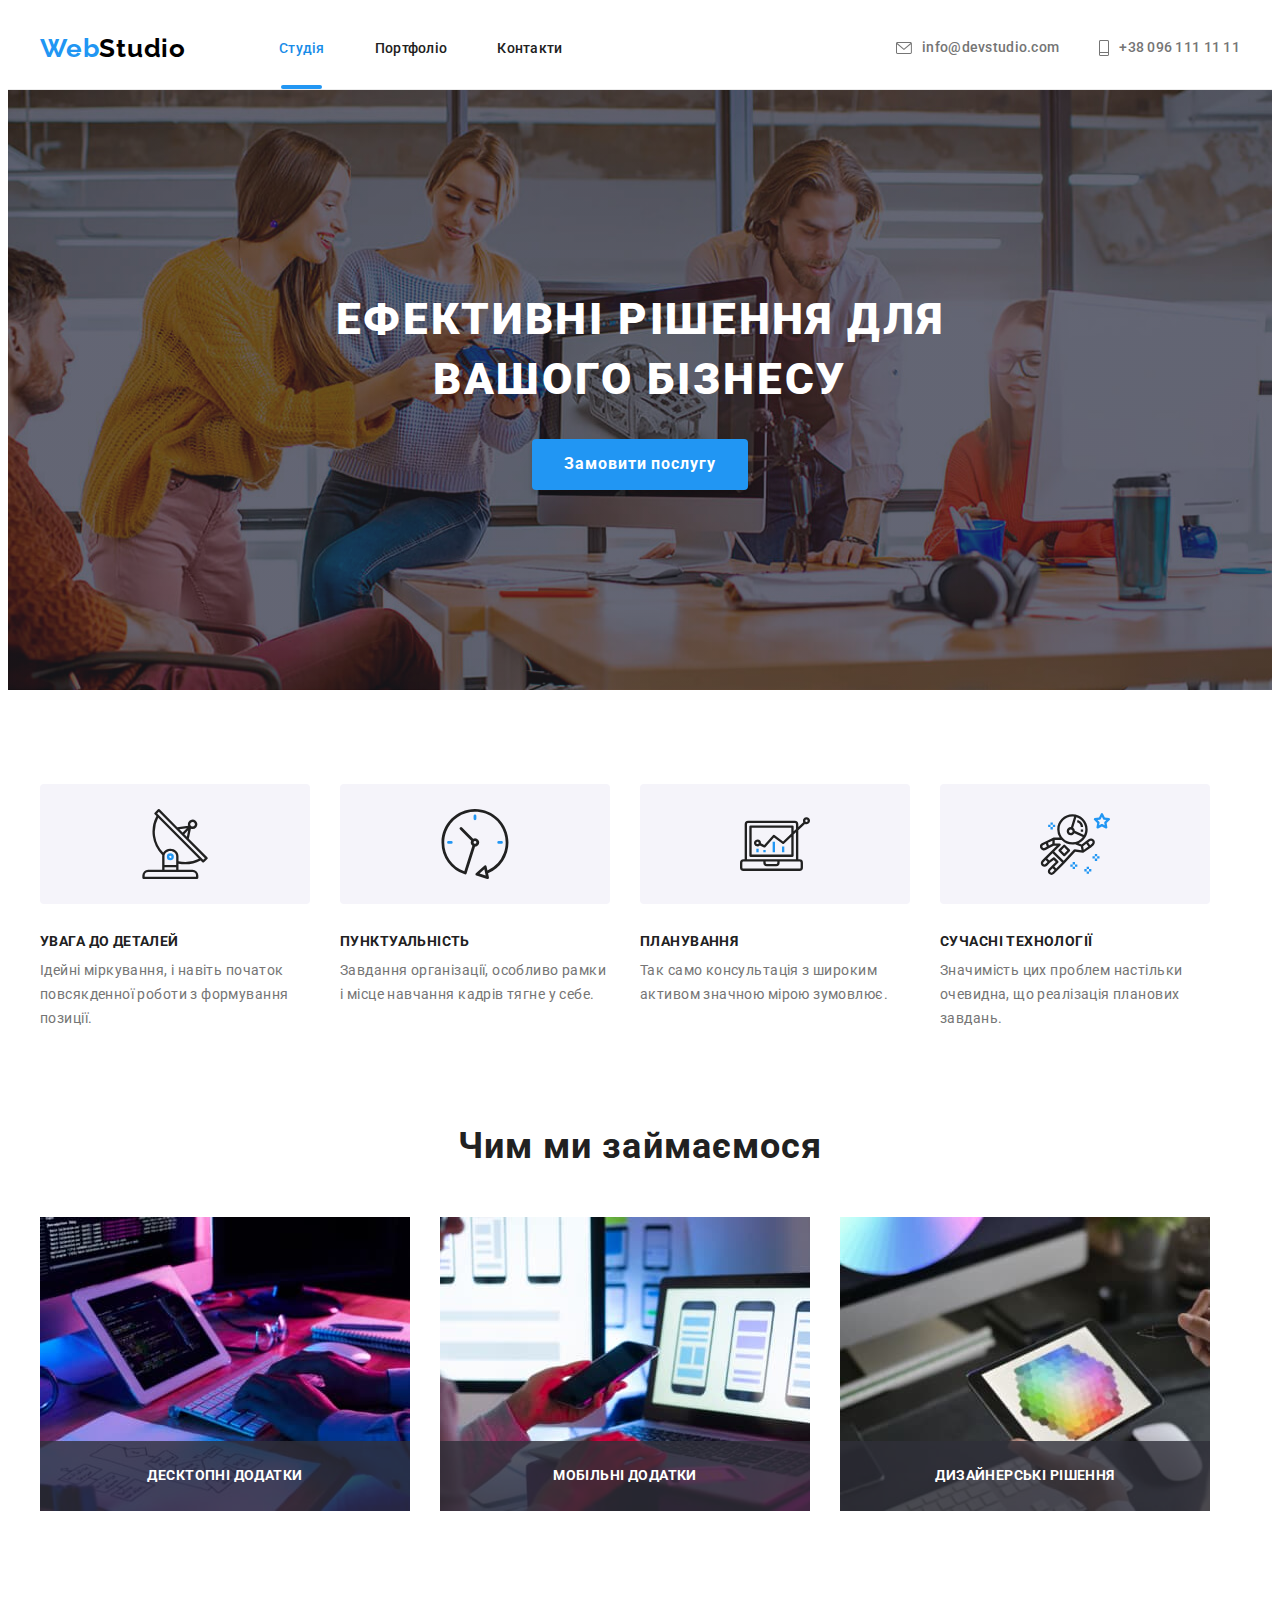
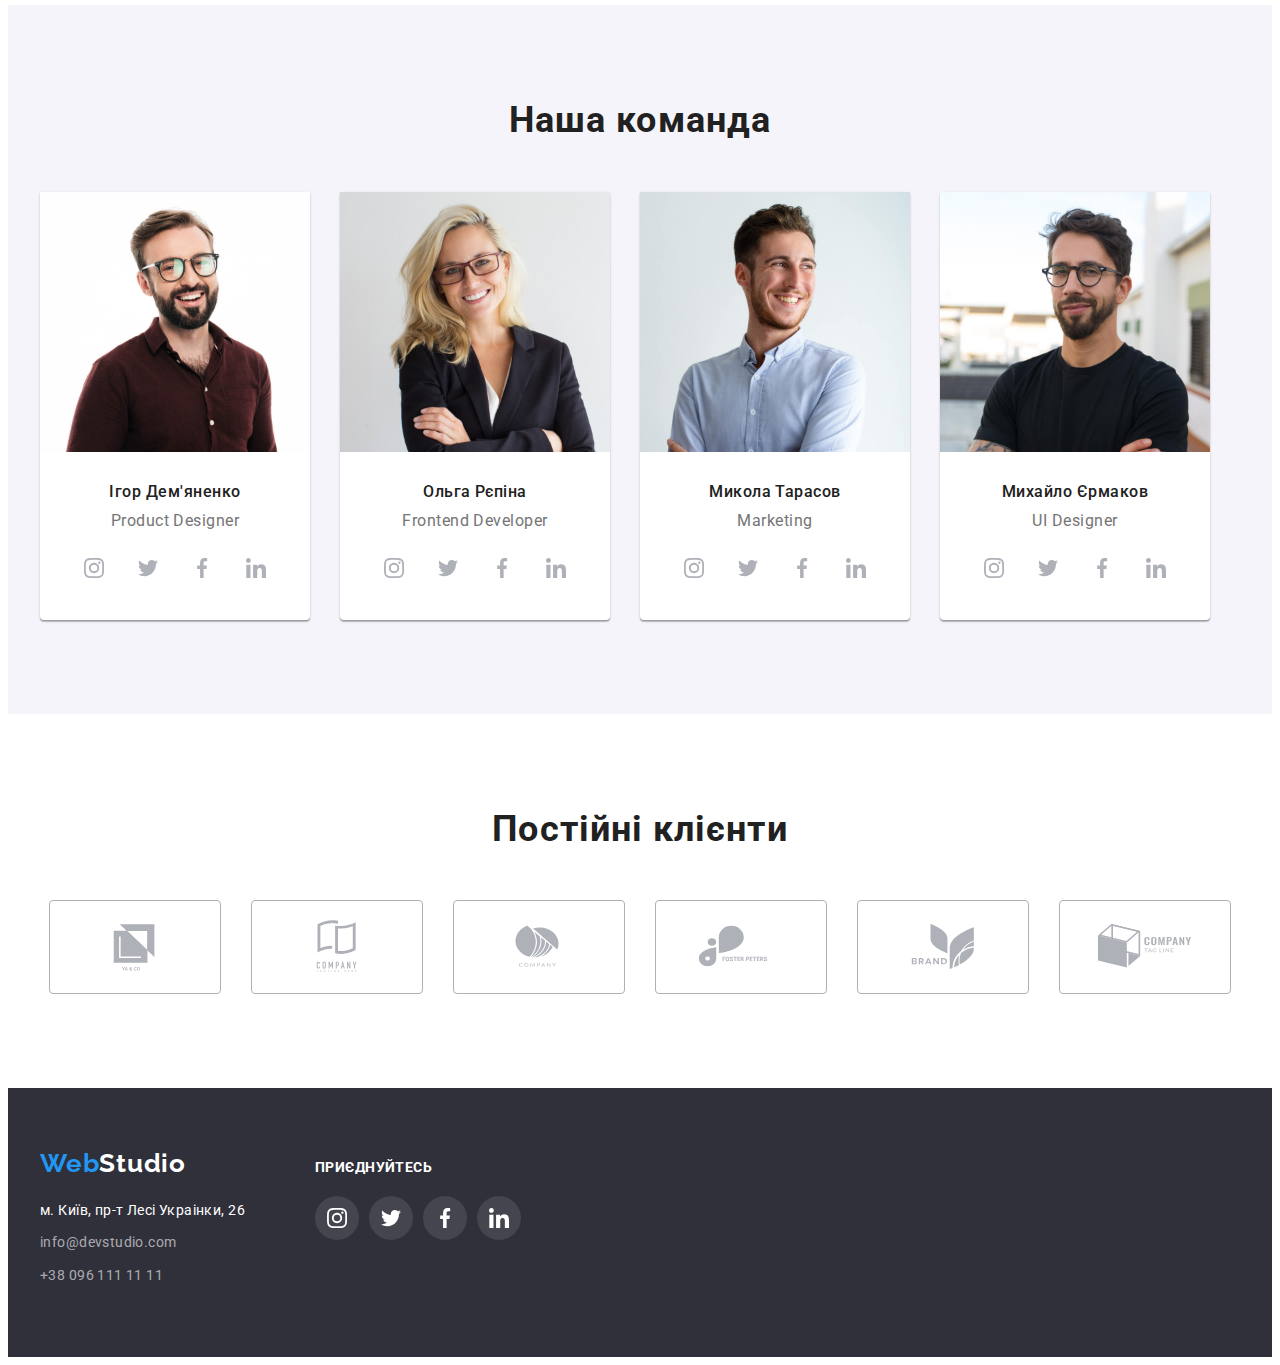
<file: index.html>
<!DOCTYPE html>
<html lang="uk">
<head>
    <meta charset="UTF-8">
    <meta http-equiv="X-UA-Compatible" content="IE=edge">
    <meta name="viewport" content="width=device-width, initial-scale=1.0">
    <link rel="stylesheet" href="https://cdnjs.cloudflare.com/ajax/libs/modern-normalize/1.1.0/modern-normalize.min.css" 
    integrity="sha512-wpPYUAdjBVSE4KJnH1VR1HeZfpl1ub8YT/NKx4PuQ5NmX2tKuGu6U/JRp5y+Y8XG2tV+wKQpNHVUX03MfMFn9Q==" 
    crossorigin="anonymous" referrerpolicy="no-referrer" />
    <link rel="stylesheet" href="./css/styles.css">
    <link href="https://fonts.googleapis.com/css2?family=Raleway:wght@700&family=Roboto:wght@400;500;700;900&display=swap" rel="stylesheet">
    <title>Студія</title>
</head>
<body>
    <header class="fon header-container-line">
        <div class="container header-container">
            <nav class="header-container">
            <a href="./index.html" class="logo"><span class="web">Web</span>Studio</a>
                <ul class="header-container link-header">
                    <li class="link-nav-header">
                        <a class="link-nav ccurrent" href="./index.html">Студія</a>
                    </li>
                    <li class="link-nav-header">
                        <a class="link-nav" href="./portfolio.html">Портфоліо</a>
                    </li>
                    <li class="link-nav-header">
                        <a class="link-nav" href="./index.html">Контакти</a>
                    </li>
                </ul>
            </nav>
            <ul class="header-container link-header header-contact">
                <li><a class="contact contact-mail" href="mailto:info@devstudio.com"> 
                    <svg class="mail-icon" width="16" height="12">
                    <use href="./img/icons.svg#mail"></use>
                  </svg>info@devstudio.com</a></li>
                <li><a class="contact" href="tel:+380961111111">
                    <svg class="phone-icon" width="10" height="16">
                    <use href="./img/icons.svg#phone"></use>
                  </svg>+38 096 111 11 11</a></li>
            </ul>
        </div>
    </header>
    <main>
        <section class="main-block section">
            <div class="container main-section">
                <h1 class="general-title">Ефективні рішення для вашого бізнесу</h1>
                <button class="bt-order" type="button" data-modal-open>Замовити послугу</button>
            </div>
        </section>
        <section class="section-feature-main">
            <div class="container">
                <h2 class="visually-hidden"> Переваги</h2>
                <ul class="Feature">
                    <li class="feature-main">
                        <div class="feature-icon-main">
                            <svg class="feature-icon" width="70" height="70">
                            <use href="./img/icons.svg#antenna"></use>
                            </svg>
                        </div>
                            <h3 class="perevagy">УВАГА ДО ДЕТАЛЕЙ</h3>
                            <p class="perevagy-info">Ідейні міркування, і навіть початок повсякденної роботи з формування позиції.
                            </p>
                    </li>
                    <li class="feature-main">
                        <div class="feature-icon-main">
                            <svg class="feature-icon" width="70" height="70">
                            <use href="./img/icons.svg#clock"></use>
                            </svg>
                        </div>
                            <h3 class="perevagy">ПУНКТУАЛЬНІСТЬ</h3>
                            <p class="perevagy-info">Завдання організації, особливо рамки і місце навчання кадрів тягне у себе.
                            </p>
                    </li>
                    <li class="feature-main">
                        <div class="feature-icon-main">
                            <svg class="feature-icon" width="70" height="70">
                            <use href="./img/icons.svg#diagram"></use>
                            </svg>
                        </div>
                            <h3 class="perevagy">ПЛАНУВАННЯ</h3>
                            <p class="perevagy-info">Так само консультація з широким активом значною мірою зумовлює.
                            </p>
                    </li>
                    <li class="feature-main">
                        <div class="feature-icon-main">
                            <svg class="feature-icon" width="70" height="70">
                            <use href="./img/icons.svg#astronaut"></use>
                            </svg>
                        </div>
                            <h3 class="perevagy">СУЧАСНІ ТЕХНОЛОГІЇ</h3>
                            <p class="perevagy-info">Значимість цих проблем настільки очевидна, що реалізація планових завдань.
                            </p>
                    </li>
                </ul>
            </div>
        </section>
        <section class="work-us-main">
            <div class="container">
                <h2 class="title-block">Чим ми займаємося</h2>
                <div class="work-us">
                    <ul class="work-img">
                            <li>
                                <div class="wrapper">
                                        <img src="./img/kod.jpg" alt="код" width="370">
                                    <div class="overlay-box-work">
                                        <p class="overlay-text-work">Десктопні додатки</p>
                                    </div>
                                </div>
                            </li>
                        <li>
                            <div class="wrapper">
                                <img src="./img/phone.jpg" alt="телефон" width="370">
                                <div class="overlay-box-work">
                                    <p class="overlay-text-work">Мобільні додатки</p>
                                </div>
                            </div>
                        </li>
                        <li>
                            <div class="wrapper">
                                    <img src="./img/tablet.jpg" alt="планшет" width="370">
                                <div class="overlay-box-work">
                                    <p class="overlay-text-work">Дизайнерські рішення</p>
                                </div>
                            </div>
                        </li>
                    </ul>
                </div>
            </div>
        </section>
        <section class="team">
            <div class="container">
                <H2 class="title-block">Наша команда</H2>
                <ul class="team-people">
                    <li class="fon-people">
                        <img src="./img/demiyanenko.jpg" alt="Ігор Дем'яненко" width="270">
                            <div class="family">
                                <p class="people-name">Ігор Дем'яненко</p>
                                <p class="people-work">Product Designer</p>
                            </div>
                           <ul class="social-icon-main">
                            <li>
                                <a class="social-link" 
                                    href="https://www.instagram.com/"
                                    aria-label="instagram"
                                    target="_blank"
                                    rel="nofollow nopener noreferrer">
                                    <svg class="social-icon" width="44" height="20">
                                    <use href="./img/icons.svg#instagram"></use>
                                    </svg>
                                </a>
                            </li>
                            <li>
                                <a class="social-link" 
                                    href="https://twitter.com/"
                                    aria-label="twitter"
                                    target="_blank"
                                    rel="nofollow nopener noreferrer">
                                    <svg class="social-icon" width="44" height="20">
                                    <use href="./img/icons.svg#twitter"></use>
                                    </svg>
                                </a>
                            </li>
                            <li>
                                <a class="social-link" 
                                    href="https://www.facebook.com/"
                                    aria-label="facebook"
                                    target="_blank"
                                    rel="nofollow nopener noreferrer">
                                    <svg class="social-icon" width="44" height="20">
                                    <use href="./img/icons.svg#facebook"></use>
                                    </svg>
                                </a>
                            </li>
                            <li>
                                <a class="social-link" 
                                    href="https://ua.linkedin.com/"
                                    aria-label="linkedin"
                                    target="_blank"
                                    rel="nofollow nopener noreferrer">
                                    <svg class="social-icon" width="44" height="20">
                                    <use href="./img/icons.svg#linkedin"></use>
                                    </svg>
                                </a>
                            </li>
                           </ul>
                    </li>
                    <li class="fon-people">
                        <img src="./img/repina.jpg" alt="Ольга Рєпіна" width="270">
                            <div class="family">
                                <p class="people-name">Ольга Рєпіна</p>
                                <p class="people-work">Frontend Developer</p>
                            </div>
                            <ul class="social-icon-main">
                                <li>
                                    <a class="social-link" 
                                        href="https://www.instagram.com/"
                                        aria-label="instagram"
                                        target="_blank"
                                        rel="nofollow nopener noreferrer">
                                        <svg class="social-icon" width="44" height="20">
                                        <use href="./img/icons.svg#instagram"></use>
                                        </svg>
                                    </a>
                                </li>
                                <li>
                                    <a class="social-link" 
                                        href="https://twitter.com/"
                                        aria-label="twitter"
                                        target="_blank"
                                        rel="nofollow nopener noreferrer">
                                        <svg class="social-icon" width="44" height="20">
                                        <use href="./img/icons.svg#twitter"></use>
                                        </svg>
                                    </a>
                                </li>
                                <li>
                                    <a class="social-link" 
                                        href="https://www.facebook.com/"
                                        aria-label="facebook"
                                        target="_blank"
                                        rel="nofollow nopener noreferrer">
                                        <svg class="social-icon" width="44" height="20">
                                        <use href="./img/icons.svg#facebook"></use>
                                        </svg>
                                    </a>
                                </li>
                                <li>
                                    <a class="social-link" 
                                        href="https://ua.linkedin.com/"
                                        aria-label="linkedin"
                                        target="_blank"
                                        rel="nofollow nopener noreferrer">
                                        <svg class="social-icon" width="44" height="20">
                                        <use href="./img/icons.svg#linkedin"></use>
                                        </svg>
                                    </a>
                                </li>
                               </ul>
                    </li>
                    <li class="fon-people">
                        <img src="./img/tarasov.jpg" alt="Микола Тарасов" width="270">
                            <div class="family">
                                <p class="people-name">Микола Тарасов</p>
                                <p class="people-work">Marketing</p>
                            </div>
                            <ul class="social-icon-main">
                                <li>
                                    <a class="social-link" 
                                        href="https://www.instagram.com/"
                                        aria-label="instagram"
                                        target="_blank"
                                        rel="nofollow nopener noreferrer">
                                        <svg class="social-icon" width="44" height="20">
                                        <use href="./img/icons.svg#instagram"></use>
                                        </svg>
                                    </a>
                                </li>
                                <li>
                                    <a class="social-link" 
                                        href="https://twitter.com/"
                                        aria-label="twitter"
                                        target="_blank"
                                        rel="nofollow nopener noreferrer">
                                        <svg class="social-icon" width="44" height="20">
                                        <use href="./img/icons.svg#twitter"></use>
                                        </svg>
                                    </a>
                                </li>
                                <li>
                                    <a class="social-link" 
                                        href="https://www.facebook.com/"
                                        aria-label="facebook"
                                        target="_blank"
                                        rel="nofollow nopener noreferrer">
                                        <svg class="social-icon" width="44" height="20">
                                        <use href="./img/icons.svg#facebook"></use>
                                        </svg>
                                    </a>
                                </li>
                                <li>
                                    <a class="social-link" 
                                        href="https://ua.linkedin.com/"
                                        aria-label="linkedin"
                                        target="_blank"
                                        rel="nofollow nopener noreferrer">
                                        <svg class="social-icon" width="44" height="20">
                                        <use href="./img/icons.svg#linkedin"></use>
                                        </svg>
                                    </a>
                                </li>
                               </ul>
                    </li>
                    <li class="fon-people">
                        <img src="./img/ermakov.jpg" alt="Михайло Єрмаков" width="270">
                            <div class="family">
                                <p class="people-name">Михайло Єрмаков</p>
                                <p class="people-work">UI Designer</p>
                            </div>
                            <ul class="social-icon-main">
                                <li>
                                    <a class="social-link" 
                                        href="https://www.instagram.com/"
                                        aria-label="instagram"
                                        target="_blank"
                                        rel="nofollow nopener noreferrer">
                                        <svg class="social-icon" width="44" height="20">
                                        <use href="./img/icons.svg#instagram"></use>
                                        </svg>
                                    </a>
                                </li>
                                <li>
                                    <a class="social-link" 
                                        href="https://twitter.com/"
                                        aria-label="twitter"
                                        target="_blank"
                                        rel="nofollow nopener noreferrer">
                                        <svg class="social-icon" width="44" height="20">
                                        <use href="./img/icons.svg#twitter"></use>
                                        </svg>
                                    </a>
                                </li>
                                <li>
                                    <a class="social-link" 
                                        href="https://www.facebook.com/"
                                        aria-label="facebook"
                                        target="_blank"
                                        rel="nofollow nopener noreferrer">
                                        <svg class="social-icon" width="44" height="20">
                                        <use href="./img/icons.svg#facebook"></use>
                                        </svg>
                                    </a>
                                </li>
                                <li>
                                    <a class="social-link" 
                                        href="https://ua.linkedin.com/"
                                        aria-label="linkedin"
                                        target="_blank"
                                        rel="nofollow nopener noreferrer">
                                        <svg class="social-icon" width="44" height="20">
                                        <use href="./img/icons.svg#linkedin"></use>
                                        </svg>
                                    </a>
                                </li>
                            </ul>
                    </li>
                </ul>
            </div>
        </section>
        <section class="client">
            <div class="container">
                <h3 class="clients">Постійні клієнти</h3>
                <ul class="clients-list">
                    <li class="clients-items">
                        <a href="\" class="clients-link">
                            <svg class="clients-icons" width="106" height="60">
                              <use href="./img/icons.svg#Logo"></use>
                            </svg>
                        </a>
                    </li>
                    <li class="clients-items">
                        <a href="" class="clients-link">
                            <svg class="clients-icons" width="106" height="60">
                              <use href="./img/icons.svg#Logo-1"></use>
                            </svg>
                        </a>
                    </li>
                    <li class="clients-items">
                        <a href="" class="clients-link">
                            <svg class="clients-icons" width="106" height="60">
                              <use href="./img/icons.svg#Logo-2"></use>
                            </svg>
                        </a>
                    </li>
                    <li class="clients-items">
                        <a href="" class="clients-link">
                            <svg class="clients-icons" width="106" height="60">
                              <use href="./img/icons.svg#Logo-3"></use>
                            </svg>
                        </a>
                    </li>
                    <li class="clients-items">
                        <a href="" class="clients-link">
                            <svg class="clients-icons" width="106" height="60">
                              <use href="./img/icons.svg#Logo-4"></use>
                            </svg>
                        </a>
                    </li>
                    <li class="clients-items">
                        <a href="" class="clients-link">
                            <svg class="clients-icons" width="106" height="60">
                              <use href="./img/icons.svg#Logo-5"></use>
                            </svg>
                        </a>
                    </li>
                </ul>
            </div>
        </section>
    </main>
    <footer class="fon-footer">
        <div class="container  social-icon-footer">
            <div class="about-contacts">
                <a href="./index.html" class="logo-footer"><span class="web">Web</span>Studio</a>
                <ul class="contacts">
                    <li class="map-mail-tel"><a class="map-link" href="https://goo.gl/maps/CPtrU1FHBa2aNyZL9" target="_blank" rel="noopener noreferrer nofollow">м. Київ, пр-т Лесі Украінки, 26</a></li>
                    <li class="map-mail-tel"><a class="contact-footer" href="mailto:info@devstudio.com">info@devstudio.com</a></li>
                    <li class="map-mail-tel"><a class="contact-footer" href="tel:+380961111111">+38 096 111 11 11</a></li>
                </ul>
            </div>
            <div class="about-join">
                <h3 class="join">приєднуйтесь</h3>
                <ul class="social-icon-main">
                    <li>
                        <a class="social-link social-link-another" 
                            href="https://www.instagram.com/"
                            aria-label="instagram"
                            target="_blank"
                            rel="nofollow nopener noreferrer">
                            <svg class="social-icon-join" width="44" height="20">
                            <use href="./img/icons.svg#instagram"></use>
                            </svg>
                        </a>
                    </li>
                    <li>
                        <a class="social-link social-link-another" 
                            href="https://twitter.com/"
                            aria-label="twitter"
                            target="_blank"
                            rel="nofollow nopener noreferrer">
                            <svg class="social-icon-join" width="44" height="20">
                            <use href="./img/icons.svg#twitter"></use>
                            </svg>
                        </a>
                    </li>
                    <li>
                        <a class="social-link social-link-another" 
                            href="https://www.facebook.com/"
                            aria-label="facebook"
                            target="_blank"
                            rel="nofollow nopener noreferrer">
                            <svg class="social-icon-join" width="44" height="20">
                            <use href="./img/icons.svg#facebook"></use>
                            </svg>
                        </a>
                    </li>
                    <li>
                        <a class="social-link social-link-another" 
                            href="https://ua.linkedin.com/"
                            aria-label="linkedin"
                            target="_blank"
                            rel="nofollow nopener noreferrer">
                            <svg class="social-icon-join" width="44" height="20">
                            <use href="./img/icons.svg#linkedin"></use>
                            </svg>
                        </a>
                    </li>
                </ul>
            </div>
        </div>
    </footer>
    <div class="backdrop is-hidden" data-modal>
        <div class="modal">
            <button class="close-btn" type="button" data-modal-close>
                <svg class="close-btn-icon" width="15px" height="15px">
                  <use href="./img/icons.svg#icon-close"></use>
                </svg>
            </button>
        </div>
    </div>
    <script src="./js/modal.js"></script>
</body>
</html>
</file>
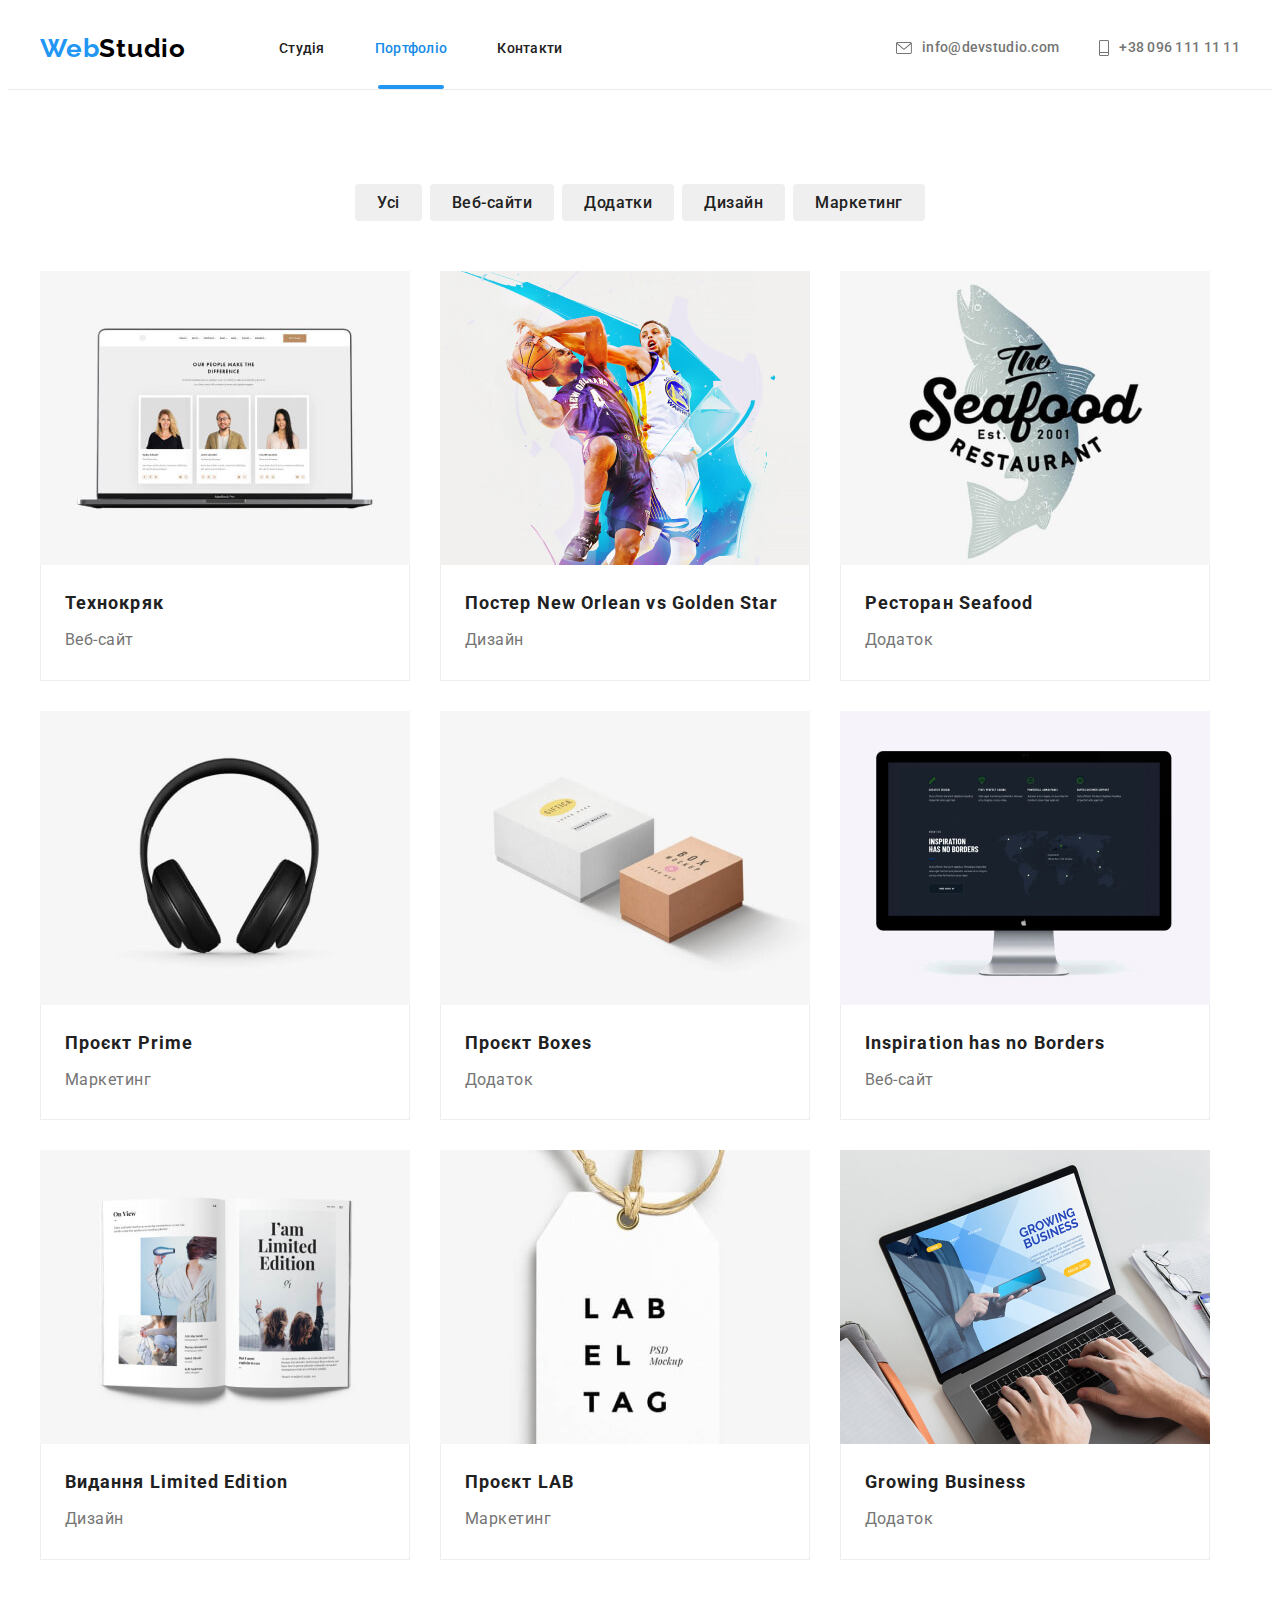
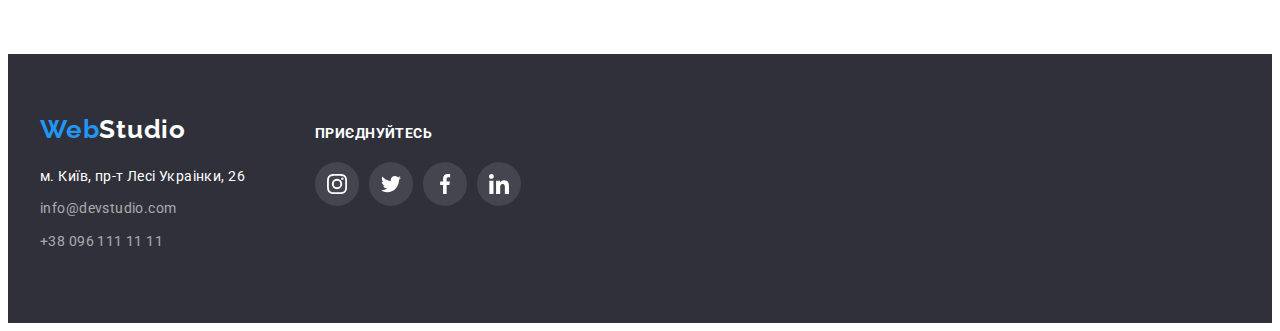
<file: portfolio.html>
<!DOCTYPE html>
<html lang="uk">
<head>
    <meta charset="UTF-8">
    <meta http-equiv="X-UA-Compatible" content="IE=edge">
    <meta name="viewport" content="width=device-width, initial-scale=1.0">
    <link rel="stylesheet" href="https://cdnjs.cloudflare.com/ajax/libs/modern-normalize/1.1.0/modern-normalize.min.css" 
    integrity="sha512-wpPYUAdjBVSE4KJnH1VR1HeZfpl1ub8YT/NKx4PuQ5NmX2tKuGu6U/JRp5y+Y8XG2tV+wKQpNHVUX03MfMFn9Q==" 
    crossorigin="anonymous" referrerpolicy="no-referrer" />
    <link rel="stylesheet" href="./css/styles.css">
    <link href="https://fonts.googleapis.com/css2?family=Raleway:wght@700&family=Roboto:wght@400;500;700;900&display=swap" rel="stylesheet">
    <title>Студія</title>
</head>
<body>
    <header class="fon header-container-line">
        <div class="container header-container">
            <nav class="header-container">
            <a href="./index.html" class="logo"><span class="web">Web</span>Studio</a>
                <ul class="header-container link-header">
                    <li class="link-nav-header">
                        <a class="link-nav" href="./index.html">Студія</a>
                    </li>
                    <li class="link-nav-header">
                        <a class="link-nav ccurrent" href="./portfolio.html">Портфоліо</a>
                    </li>
                    <li class="link-nav-header">
                        <a class="link-nav" href="./index.html">Контакти</a>
                    </li>
                </ul>
            </nav>
            <ul class="header-container link-header header-contact">
                <li><a class="contact contact-mail" href="mailto:info@devstudio.com"> 
                    <svg class="mail-icon" width="16" height="12">
                    <use href="./img/icons.svg#mail"></use>
                  </svg>info@devstudio.com</a></li>
                <li><a class="contact" href="tel:+380961111111">
                    <svg class="phone-icon" width="10" height="16">
                    <use href="./img/icons.svg#phone"></use>
                  </svg>+38 096 111 11 11</a></li>
            </ul>
        </div>
    </header>
    <main>
        <section class="project-main">
            <div class="container">
                <ul class="filter-price">
                    <li class="filter"><button class="filter-button" type="button">Усі</button></li>
                    <li class="filter"><button class="filter-button" type="button">Веб-сайти</button></li>
                    <li class="filter"><button class="filter-button" type="button">Додатки</button></li>
                    <li class="filter"><button class="filter-button" type="button">Дизайн</button></li>
                    <li class="filter"><button class="filter-button" type="button">Маркетинг</button></li>
                </ul>
                <ul class="our-work">
                    <li class="our-work-list">
                        <div class="wrapper-portfolio">
                            <div class="portfolio-image">
                                <img src="./img/portfolio/tehno.jpg" alt="Технокряк" width="370">
                            </div>
                            <div class="overlay-box-portfolio">
                                <p class="overlay-text-portfolio">Ресурс пропонує комплексні пропозиції з різним рівнем функціоналу та 
                                    сервісів. Все це дозволить відвідувачу отримати вичерпні відомості про 
                                    компанію чи приватну особу.</p>
                            </div>
                        </div>
                        <div class="gorup-work">
                            <p class="work-name">Технокряк</p>
                            <p class="category">Веб-сайт</p>
                        </div>
                    </li>
                    <li class="our-work-list">
                        <div class="wrapper-portfolio">
                            <img src="./img/portfolio/New Orlean vs Golden Star.jpg" alt="Новий орлеан" width="370">
                            <div class="overlay-box-portfolio">
                                <p class="overlay-text-portfolio">Ресурс пропонує комплексні пропозиції з різним рівнем функціоналу та 
                                    сервісів. Все це дозволить відвідувачу отримати вичерпні відомості про 
                                    компанію чи приватну особу.</p>
                            </div>
                        </div>
                        <div class="gorup-work">
                            <p class="work-name">Постер New Orlean vs Golden Star</p>
                            <p class="category">Дизайн</p>
                        </div>
                    </li>
                    <li class="our-work-list">
                        <div class="wrapper-portfolio">
                            <img src="./img/portfolio/Seafood.jpg" alt="Ресторан" width="370">
                            <div class="overlay-box-portfolio">
                                <p class="overlay-text-portfolio">Ресурс пропонує комплексні пропозиції з різним рівнем функціоналу та 
                                    сервісів. Все це дозволить відвідувачу отримати вичерпні відомості про 
                                    компанію чи приватну особу.</p>
                            </div>
                        </div>
                        <div class="gorup-work">
                            <p class="work-name">Ресторан Seafood</p>
                            <p class="category">Додаток</p>
                        </div>
                    </li>
                    <li class="our-work-list">
                        <div class="wrapper-portfolio">
                            <img src="./img/portfolio/Prime.jpg" alt="Проект прайм" width="370">
                            <div class="overlay-box-portfolio">
                                <p class="overlay-text-portfolio">Ресурс пропонує комплексні пропозиції з різним рівнем функціоналу та 
                                    сервісів. Все це дозволить відвідувачу отримати вичерпні відомості про 
                                    компанію чи приватну особу.</p>
                            </div>
                        </div>
                        <div class="gorup-work">
                            <p class="work-name">Проєкт Prime</p>
                            <p class="category">Маркетинг</p>
                        </div>
                    </li>
                    <li class="our-work-list">
                        <div class="wrapper-portfolio">
                            <img src="./img/portfolio/Boxes.jpg" alt="Проект Бокс" width="370">
                            <div class="overlay-box-portfolio">
                                <p class="overlay-text-portfolio">Ресурс пропонує комплексні пропозиції з різним рівнем функціоналу та 
                                    сервісів. Все це дозволить відвідувачу отримати вичерпні відомості про 
                                    компанію чи приватну особу.</p>
                            </div>
                        </div>
                        <div class="gorup-work">
                            <p class="work-name">Проєкт Boxes</p>
                            <p class="category">Додаток</p>
                        </div>
                    </li>
                    <li class="our-work-list">
                        <div class="wrapper-portfolio">
                            <img src="./img/portfolio/Borders.jpg" alt="Веб сайт" width="370">
                            <div class="overlay-box-portfolio">
                                <p class="overlay-text-portfolio">Ресурс пропонує комплексні пропозиції з різним рівнем функціоналу та 
                                    сервісів. Все це дозволить відвідувачу отримати вичерпні відомості про 
                                    компанію чи приватну особу.</p>
                            </div>
                        </div>
                        <div class="gorup-work">
                            <p class="work-name">Inspiration has no Borders</p>
                            <p class="category">Веб-сайт</p>
                        </div>
                    </li>
                    <li class="our-work-list">
                        <div class="wrapper-portfolio">
                            <img src="./img/portfolio/Limited Edition.jpg" alt="Видання" width="370">
                            <div class="overlay-box-portfolio">
                                <p class="overlay-text-portfolio">Ресурс пропонує комплексні пропозиції з різним рівнем функціоналу та 
                                    сервісів. Все це дозволить відвідувачу отримати вичерпні відомості про 
                                    компанію чи приватну особу.</p>
                            </div>
                        </div>
                        <div class="gorup-work">
                            <p class="work-name">Видання Limited Edition</p>
                            <p class="category">Дизайн</p>
                        </div>
                    </li>
                    <li class="our-work-list">
                        <div class="wrapper-portfolio">
                            <img src="./img/portfolio/LAB.jpg" alt="Лаборатория" width="370">
                            <div class="overlay-box-portfolio">
                                <p class="overlay-text-portfolio">Ресурс пропонує комплексні пропозиції з різним рівнем функціоналу та 
                                    сервісів. Все це дозволить відвідувачу отримати вичерпні відомості про 
                                    компанію чи приватну особу.</p>
                            </div>
                        </div>
                        <div class="gorup-work">
                            <p class="work-name">Проєкт LAB</p>
                            <p class="category">Маркетинг</p>
                        </div>
                    </li>
                    <li class="our-work-list">
                        <div class="wrapper-portfolio">
                            <img src="./img/portfolio/Growing Business.jpg" alt="Бизнес" width="370">
                            <div class="overlay-box-portfolio">
                                <p class="overlay-text-portfolio">Ресурс пропонує комплексні пропозиції з різним рівнем функціоналу та 
                                    сервісів. Все це дозволить відвідувачу отримати вичерпні відомості про 
                                    компанію чи приватну особу.</p>
                            </div>
                        </div>
                        <div class="gorup-work">
                            <p class="work-name">Growing Business</p>
                            <p class="category">Додаток</p>
                        </div>
                    </li>
                </ul>
            </div>
        </section>
    </main>
    <footer class="fon-footer">
        <div class="container  social-icon-footer">
            <div class="about-contacts">
                <a href="./index.html" class="logo-footer"><span class="web">Web</span>Studio</a>
                <ul class="contacts">
                    <li class="map-mail-tel"><a class="map-link" href="https://goo.gl/maps/CPtrU1FHBa2aNyZL9" target="_blank" rel="noopener noreferrer nofollow">м. Київ, пр-т Лесі Украінки, 26</a></li>
                    <li class="map-mail-tel"><a class="contact-footer" href="mailto:info@devstudio.com">info@devstudio.com</a></li>
                    <li class="map-mail-tel"><a class="contact-footer" href="tel:+380961111111">+38 096 111 11 11</a></li>
                </ul>
            </div>
            <div class="about-join">
                <h3 class="join">приєднуйтесь</h3>
                <ul class="social-icon-main">
                    <li>
                        <a class="social-link social-link-another" 
                            href="https://www.instagram.com/"
                            aria-label="instagram"
                            target="_blank"
                            rel="nofollow nopener noreferrer">
                            <svg class="social-icon-join" width="44" height="20">
                            <use href="./img/icons.svg#instagram"></use>
                            </svg>
                        </a>
                    </li>
                    <li>
                        <a class="social-link social-link-another" 
                            href="https://twitter.com/"
                            aria-label="twitter"
                            target="_blank"
                            rel="nofollow nopener noreferrer">
                            <svg class="social-icon-join" width="44" height="20">
                            <use href="./img/icons.svg#twitter"></use>
                            </svg>
                        </a>
                    </li>
                    <li>
                        <a class="social-link social-link-another" 
                            href="https://www.facebook.com/"
                            aria-label="facebook"
                            target="_blank"
                            rel="nofollow nopener noreferrer">
                            <svg class="social-icon-join" width="44" height="20">
                            <use href="./img/icons.svg#facebook"></use>
                            </svg>
                        </a>
                    </li>
                    <li>
                        <a class="social-link social-link-another" 
                            href="https://ua.linkedin.com/"
                            aria-label="linkedin"
                            target="_blank"
                            rel="nofollow nopener noreferrer">
                            <svg class="social-icon-join" width="44" height="20">
                            <use href="./img/icons.svg#linkedin"></use>
                            </svg>
                        </a>
                    </li>
                </ul>
            </div>
        </div>
    </footer>
</body>
</html>
</file>
<file: css/styles.css>
:root {
    --main-bg-color: #F5F5F5;
    --bg-color: #2F303A;
    --text-color: #212121;
    --text-color-general: #ffffff;
    --hover-color: #2196F3;
    --contact-color: #757575;
    --logo-font: "Raleway", sans-serif;
    --general-font: "Roboto", sans-serif;
    --active-botton: #188CE8;
    --animation: 250ms cubic-bezier(0.4, 0, 0.2, 1) 100ms;
}

.visually-hidden {
    position: absolute;
    width: 1px;
    height: 1px;
    margin: -1px;
    border: 0;
    padding: 0;
    
    white-space: nowrap;
    clip-path: inset(100%);
    clip: rect(0 0 0 0);
    overflow: hidden;
  }

body {
    font-family: var(--general-font);
    color: var(--text-color);
}

h1,h2,h3,h4,h5,h6 {
    margin-top: 0;
    margin-bottom: 0;
    padding-top: 0;
    padding-bottom: 0;
}

p {
    padding: 0;
    margin: 0;
}

ul {
    list-style: none;
    margin-top: 0;
    margin-bottom: 0;
    padding-top: 0;
    padding-bottom: 0;
}

a {
    color: var(--text-color);
    text-decoration: none;
}

img {
    display: block;
}
      
.fon {
    background-color: #FFFFFF;
}

.container {
    width: 1200px;
    margin: auto;
    padding: 0 15px;
}

.logo {
    margin-right: 93px;

    color: #000000;
    font-family: var(--logo-font);
    font-weight: 700;
    font-size: 26px;
    line-height: 1.2;
    letter-spacing: 0.03em;
}

.web {
    color: #2196F3  
}

.header-container {
    display: flex;
    align-items: center;
}

.header-container-line {
    border-bottom: 1px solid #ECECEC;

}

.link-header {
   padding: 0;
   margin-top: 0;
   margin-bottom: 0;
}

.link-nav-header:not(:last-child) {
    margin-right: 50px;
}

.link-nav {
    position: relative;
    display: block;
    padding: 32px 0;

    font-family: var(--general-font);
    font-weight: 500;
    font-size: 14px;
    line-height: 1.2;
    letter-spacing: 0.02em;

    transition: var(--animation);
}

.link-nav:focus,
.link-nav:hover {
    cursor: pointer;
    color: var(--hover-color);
}

.link-nav.ccurrent {
    color: #188CE8;
}

.link-nav::after {
    content: "";
    position: absolute;
    bottom: 0;
    left: 5%;

    display: block;
    width: 90%;
    height: 4px;

    background-color: #2196F3;
    border-radius: 2px;
    opacity: 0;
    transform: scale(0.2);

    transition: var(--animation);
}

.link-nav.ccurrent::after,
.link-nav:hover::after,
.link-nav:focus::after {
    opacity: 1;
    transform: scale(1);
}

.header-contact {
    margin-left: auto;
}

.contact {
display: flex;
align-items: center;
    
 color: var(--contact-color);
 font-family: var(--general-font);
 font-weight: 500;
 font-size: 14px;
 line-height: 1.14;
 letter-spacing: 0.02em;

 transition: color var(--animation);
}

.contact:hover,
.contact:focus {
    color: var(--hover-color);
}

.contact-mail {
    margin-right: 40px;
}

.mail-icon {
    margin-right: 10px;
    fill: currentColor;
}

.phone-icon {
    margin-right: 10px;
    fill: currentColor;
    align-items: center;
}

.main-block {
    padding-top: 200px;
    padding-bottom: 200px;
    background-color: var(--bg-color);
    background-image: linear-gradient(
        to right,
        rgba(47, 48, 58, 0.4),
        rgba(47, 48, 58, 0.4)
        ), url(../img/main-bg.jpg);
    background-repeat: no-repeat;
    background-position: 50% 50%;
}

.main-section {
    text-align: center;
}

.general-title {
    margin: 0 auto;
    padding: 0;
    margin-bottom: 30px;
    max-width: 696px;

    text-transform: uppercase;
    font-family: var(--general-font);
    font-weight: 900;
    font-size: 44px;
    line-height: 1.36;
    letter-spacing: 0.06em;
    color: var(--text-color-general);
}

.bt-order {
    align-items: center;
    min-width: 216px;
    padding: 10px 32px;

    border: none;
    box-shadow: 0px 4px 4px rgba(0, 0, 0, 0.15);
    border-radius: 4px;

    background-color: var(--hover-color);
    font-family: var(--general-font);
    font-weight: 700;
    font-size: 16px;
    line-height: 1.88;
    letter-spacing: 0.06em;
    color: var(--text-color-general);

    transition: var(--animation);
}

.bt-order:hover,
.bt-order:focus {
    background-color: var(--active-botton);
}

.section-feature-main {
    padding-top: 94px;  
    padding-bottom: 94px;  
}

.Feature {
    display: flex;
    padding: 0;
    margin: 0;
}

.feature-main {
    max-width: 270px;
}

.feature-main:not(:last-child) {
    margin-right: 30px;
}

.feature-icon-main {
    display: flex;
    justify-content: center;
    align-items: center;
    width: 270px;
    height: 120px;
    background-color: #F5F4FA;
    border-radius: 4px;
    margin-bottom: 30px;
}

.perevagy {
    margin: 0;
    margin-bottom: 10px;
    padding: 0;

    text-transform: uppercase;
    font-family: var(--general-font);
    font-weight: 700;
    font-size: 14px;
    line-height: 1.14;
    letter-spacing: 0.03em;
    text-transform: uppercase;
    color: var(--text-color);
}

.perevagy-info {
    margin: 0;
    padding: 0;

    font-family: var(--general-font);
    font-size: 14px;
    line-height: 1.71;
    letter-spacing: 0.03em;
    color: var(--contact-color);
}

.team {
    padding-top: 94px;
    padding-bottom: 94px;
    background-color: #F5F4FA;
}

.title-block {
    text-align: center;
    margin: 0;
    margin-bottom: 50px;
    padding: 0;

    font-family: var(--general-font);
    font-weight: 700;
    font-size: 36px;
    line-height: 1.17;
    letter-spacing: 0.03em;
    color: var(--text-color);
}

.work-us-main {
    padding-bottom: 94px;
}


.work-us {
    display: flex;
}

.work-img {
    display: flex;
    margin: 0;
    padding: 0;
    gap: 30px;
}

.wrapper {
    position: relative;
}

.overlay-box-work {
    position: absolute;
    left: 0;
    bottom: 0;
    width: 100%;
}

.overlay-text-work {
    padding: 27px 0;

    font-family: var(--general-font);
    font-weight: 700;
    font-size: 14px;
    line-height: 1.14;
    text-align: center;
    letter-spacing: 0.03em;
    text-transform: uppercase;

    background-color: rgba(47, 48, 58, 0.8);
    color: #FFFFFF;
}

.fon-people {
    margin-right: 30px;
    background-color: var(--text-color-general);
    box-shadow: 0px 1px 3px rgba(0, 0, 0, 0.12), 0px 1px 1px rgba(0, 0, 0, 0.14), 0px 2px 1px rgba(0, 0, 0, 0.2);
    border-radius: 0px 0px 4px 4px;
}

.family {
    padding-top: 30px;
    padding-bottom: 16px;
}

.team-people {
    display: flex;
    margin: 0;
    padding: 0;
}

.people-name {
    margin-bottom: 10px;
    text-align: center;

    font-family: var(--general-font);
    font-weight: 500;
    font-size: 16px;
    line-height: 1.19;
    letter-spacing: 0.03em;
    color: var(--text-color);
}

.people-work {
    text-align: center;
    
    font-family: var(--general-font);
    font-size: 16px;
    line-height: 1.19;
    letter-spacing: 0.03em;
    color: var(--contact-color);
}

.social-icon-main{
    display: flex;
    align-items: center;
    justify-content: center;
    gap: 10px;
    padding: 0;
    padding-bottom: 30px;
}

.social-link {
    display: flex;
    align-items: center;
    justify-content: center;

    width: 44px;
    height: 44px;
    transition: var(--animation);
}

.social-icon {
    fill: #AFB1B8;
    transition: fill 250ms ease-in;
}

.social-link:hover,
.social-link:focus {
    border-radius: 50%;
    background-color: var(--hover-color);
}

.social-link:hover .social-icon,
.social-link:focus .social-icon {
    fill: var(--text-color-general);
}

.client {
    padding: 94px 0;
}

.clients {
    margin-bottom: 50px;

    font-family: var(--general-font);
    font-weight: 700;
    font-size: 36px;
    line-height: 1,17;
    text-align: center;
    letter-spacing: 0.03em;

    color: var(--text-color);
}

.clients-list {
    display: flex;
    justify-content: center;
    align-items: center;
    gap: 30px;
    padding: 0;
}

.clients-link {
    width: 170px;
    height: 92px;

    display: flex;
    align-items: center;
    justify-content: center;

    border: 1px solid #AFB1B8;
    border-radius: 4px;
    color: #AFB1B8;

    transition: border var(--animation);
}

.clients-link:hover,
.clients-link:focus {
    border-color:  #2196F3;
    color:  #2196F3;
    
    transition: color var(--animation);
}

.clients-icons {
    fill: currentColor;
}

.logo-footer {
    font-family: var(--logo-font);
    font-weight: 700;
    font-size: 26px;
    line-height: 1.19;
    letter-spacing: 0.03em;
    color: var(--text-color-general);
}

.fon-footer {
    padding-top: 60px;
    padding-bottom: 60px;
    background-color: var(--bg-color);
}

.about-contacts {
    margin-right: 70px;
}

.contacts {
    margin: 0;
    margin-top: 20px;
    padding: 0;
    padding-bottom: 9px;
}

.map-mail-tel:not(:last-child) {
    margin-bottom: 9px;
}

.social-icon-footer {
    display: flex;
}

.map-link {
    font-family: var(--general-font);
    font-size: 14px;
    line-height: 1.71;
    letter-spacing: 0.03em;
    color: var(--text-color-general);
}

.contact-footer {
    font-family: var(--general-font);
    font-size: 14px;
    line-height: 1.71;
    letter-spacing: 0.03em;
    color: rgba(255, 255, 255, 0.6);
}

.join {
    margin-top: 12px;
    margin-bottom: 20px;

    text-transform: uppercase;
    font-family: var(--general-font);
    font-weight: 700;
    font-size: 14px;
    line-height: 1.14;
    letter-spacing: 0.03em;
    text-transform: uppercase;
    color: var(--text-color-general);
}

.social-link-footer {
    display: flex;
    align-items: center;
    justify-content: center;

    width: 44px;
    height: 44px;
    margin-bottom: 30px;
}

.social-icon-join {
    fill: #FFFFFF;
}

.social-link:hover,
.social-link:focus {
    border-radius: 50%;
    background-color: var(--hover-color);
}

.social-link:hover .social-icon-join,
.social-link:focus .social-icon-join {
    fill: var(--text-color-general);
}

.social-link-another {
    border-radius: 50%;
    background: rgba(255, 255, 255, 0.1);
}

.project-main {
    padding-top: 94px;
}

.filter-price {
    display: flex;
    justify-content: center;
    margin: 0;
    padding: 0;
    margin-bottom: 50px;
}

.filter:not(:last-child) {
    margin-right: 8px;
}

.filter-button { 
    border: none;
    text-align: center;
    padding: 6px 22px;

    font-family: var(--general-font);
    font-weight: 500;
    font-size: 16px;
    line-height: 1.6;
    text-align: center;
    letter-spacing: 0.03em;
    border-radius: 4px;
    color: var(--text-color);

    transition: var(--animation);
}

.filter-button:hover,
.filter-button:focus {
    cursor: pointer;
    font-family: var(--general-font);
    background-color: var(--hover-color);
    font-weight: 500;
    font-size: 16px;
    line-height: 1.6;
    text-align: center;
    letter-spacing: 0.03em;
    color: var(--text-color-general);
    box-shadow: 0px 3px 1px rgba(0, 0, 0, 0.1), 
    0px 1px 2px rgba(0, 0, 0, 0.08),
    0px 2px 2px rgba(0, 0, 0, 0.12);
    border-radius: 4px;
}

.our-work {
    display: flex;
    flex-wrap: wrap;
    gap: 30px;
    margin: 0;
    padding: 0;
    padding-bottom: 94px;
}

.our-work-list:hover,
.our-work-list:focus {
    box-shadow: 0px 1px 1px rgba(0, 0, 0, 0.12), 
    0px 4px 4px rgba(0, 0, 0, 0.06), 
    1px 4px 6px rgba(0, 0, 0, 0.16);
    transition: var(--animation);
    
    cursor: pointer;
}

.wrapper-portfolio {
    position: relative;
    overflow: hidden;
}

.overlay-text-portfolio {
    display: flex;
    align-items: center;
    justify-content: center;
    padding: 63px 24px;

    font-family: var(--general-font);
    font-size: 18px;
    line-height: 1.56;

    letter-spacing: 0.03em;
    color: var(--text-color-general);
}

.overlay-box-portfolio {
    position: absolute;
    left: 0;
    top: 0;
    width: 100%;

    transform: translateY(100%);

    background-color: rgba(33, 150, 243, 0.9);
    opacity: 0;
    transition: var(--animation);
}

.our-work-list:hover .overlay-box-portfolio,
.our-work-list:focus .overlay-box-portfolio {
    opacity: 1;
    transform: translateY(0);
}

.gorup-work {
    margin: 0;
    padding: 20px 24px;
    border: 1px solid #EEEEEE;
    border-top: none;
}

.work-name {
    margin: 0;
    margin-bottom: 4px;

    font-family: var(--general-font);
    font-weight: 700;
    font-size: 18px;
    line-height: 2;
    letter-spacing: 0.06em;
    color: var(--text-color);
}

.category {
    margin: 0;
    margin-bottom: 4px;
    
    font-family: var(--general-font);
    font-size: 16px;
    line-height: 1.9;
    letter-spacing: 0.03em;
    color: var(--contact-color);
}

.backdrop {
    position: fixed;
    top: 0;
    bottom: 0;

    width: 100%;
    height: 100%;
    background-color: rgba(0, 0, 0, 0.2);

    transition: var(--animation);
}

.backdrop.is-hidden {
    opacity: 0;
    visibility: hidden;
    pointer-events: none;
}

.modal {
    position: absolute;
    top: 50%;
    left: 50%;
    transform: translatex(-50%) translatey(-50%);

    width: 528px;
    height: 581px;

    background-color: #FFFFFF;
    box-shadow: 0px 1px 3px rgba(0, 0, 0, 0.12), 
    0px 1px 1px rgba(0, 0, 0, 0.14), 
    0px 2px 1px rgba(0, 0, 0, 0.2);
    border-radius: 4px;

    opacity: 1;
    transition: opacity(0.1) 250ms ease-in;
}

.backdrop.is-hidden .modal {
    opacity: 0.5;
}

.close-btn {
    position: absolute;
    top: 7px;
    right: 8px;

    display: flex;
    align-items: center;
    justify-content: center;

    width: 30px;
    height: 30px;

    padding: 0;
    margin: 0;

    background-color: #FFFFFF;
    border-radius: 50%;
    border: 1px solid rgba(0, 0, 0, 0.1);

    cursor: pointer;
}

.backdrop:hover {
    animation: backdrop 0.5s linear both;
}

@keyframes backdrop {
    0% {
      transform: scale(1) rotateZ(0);
    }
    50% {
      transform: scale(2) rotateZ(180deg);
    }
    100% {
      transform: scale(1) rotateZ(360deg);
    }
  }
</file>
